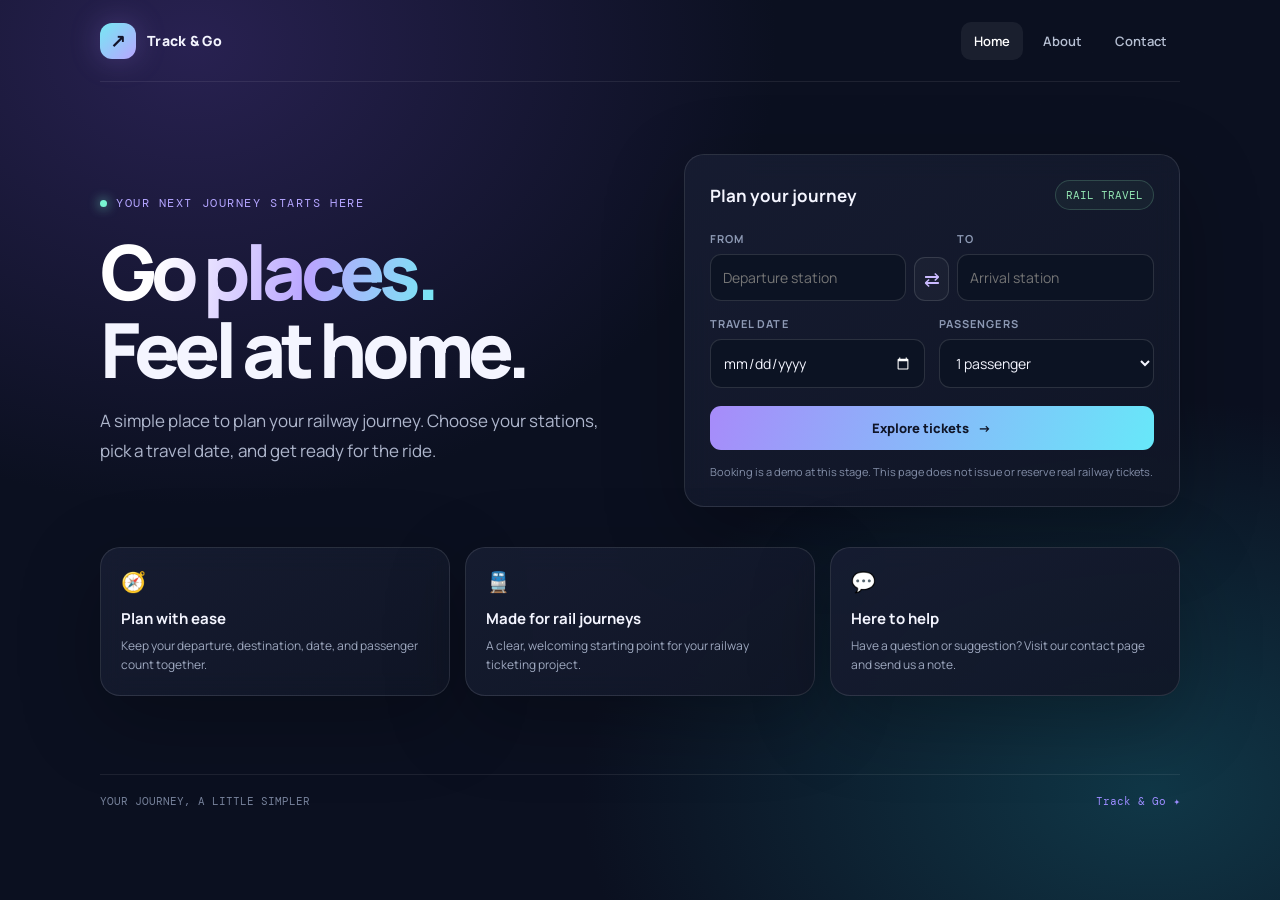
<file: html/index.html>
<!doctype html>
<html lang="en"><head><meta charset="utf-8"><meta name="viewport" content="width=device-width, initial-scale=1"><meta name="theme-color" content="#0b1020"><meta name="description" content="A friendly demo for planning railway journeys and exploring ticket booking."><title>Track &amp; Go — Railway tickets, made simpler</title><link rel="stylesheet" href="site.css"></head>
<body><div class="wrap"><header><a class="brand" href="index.html"><span class="brand-icon">↗</span><span>Track &amp; Go</span></a><nav class="nav" aria-label="Main navigation"><a href="index.html" aria-current="page">Home</a><a href="about.html">About</a><a href="contact.html">Contact</a></nav></header>
<main><section class="hero-grid"><div class="hero-copy"><div class="eyebrow"><span class="dot"></span> Your next journey starts here</div><h1><span class="gradient">Go places.</span><br>Feel at home.</h1><p class="intro">A simple place to plan your railway journey. Choose your stations, pick a travel date, and get ready for the ride.</p></div>
<form class="card journey" action="contact.html"><div class="journey-head"><strong>Plan your journey</strong><span>RAIL TRAVEL</span></div><div class="route"><div class="field"><label for="from">From</label><input id="from" name="from" placeholder="Departure station" required></div><button class="swap" type="button" aria-label="Swap stations" onclick="const a=document.getElementById('from'),b=document.getElementById('to');[a.value,b.value]=[b.value,a.value]">⇄</button><div class="field"><label for="to">To</label><input id="to" name="to" placeholder="Arrival station" required></div></div><div class="trip-fields"><div class="field"><label for="date">Travel date</label><input type="date" id="date" name="date" required></div><div class="field"><label for="passengers">Passengers</label><select id="passengers" name="passengers"><option>1 passenger</option><option>2 passengers</option><option>3 passengers</option><option>4 passengers</option><option>5 passengers</option><option>6 passengers</option></select></div></div><button class="primary" type="submit">Explore tickets <span aria-hidden="true">→</span></button><p class="fine">Booking is a demo at this stage. This page does not issue or reserve real railway tickets.</p></form></section>
<section class="features" aria-label="What you can do"><article class="card feature"><span class="feature-icon">🧭</span><h2>Plan with ease</h2><p>Keep your departure, destination, date, and passenger count together.</p></article><article class="card feature"><span class="feature-icon">🚆</span><h2>Made for rail journeys</h2><p>A clear, welcoming starting point for your railway ticketing project.</p></article><article class="card feature"><span class="feature-icon">💬</span><h2>Here to help</h2><p>Have a question or suggestion? Visit our contact page and send us a note.</p></article></section></main>
<footer><span>YOUR JOURNEY, A LITTLE SIMPLER</span><span class="footer-mark">Track &amp; Go ✦</span></footer></div></body></html>
</file>
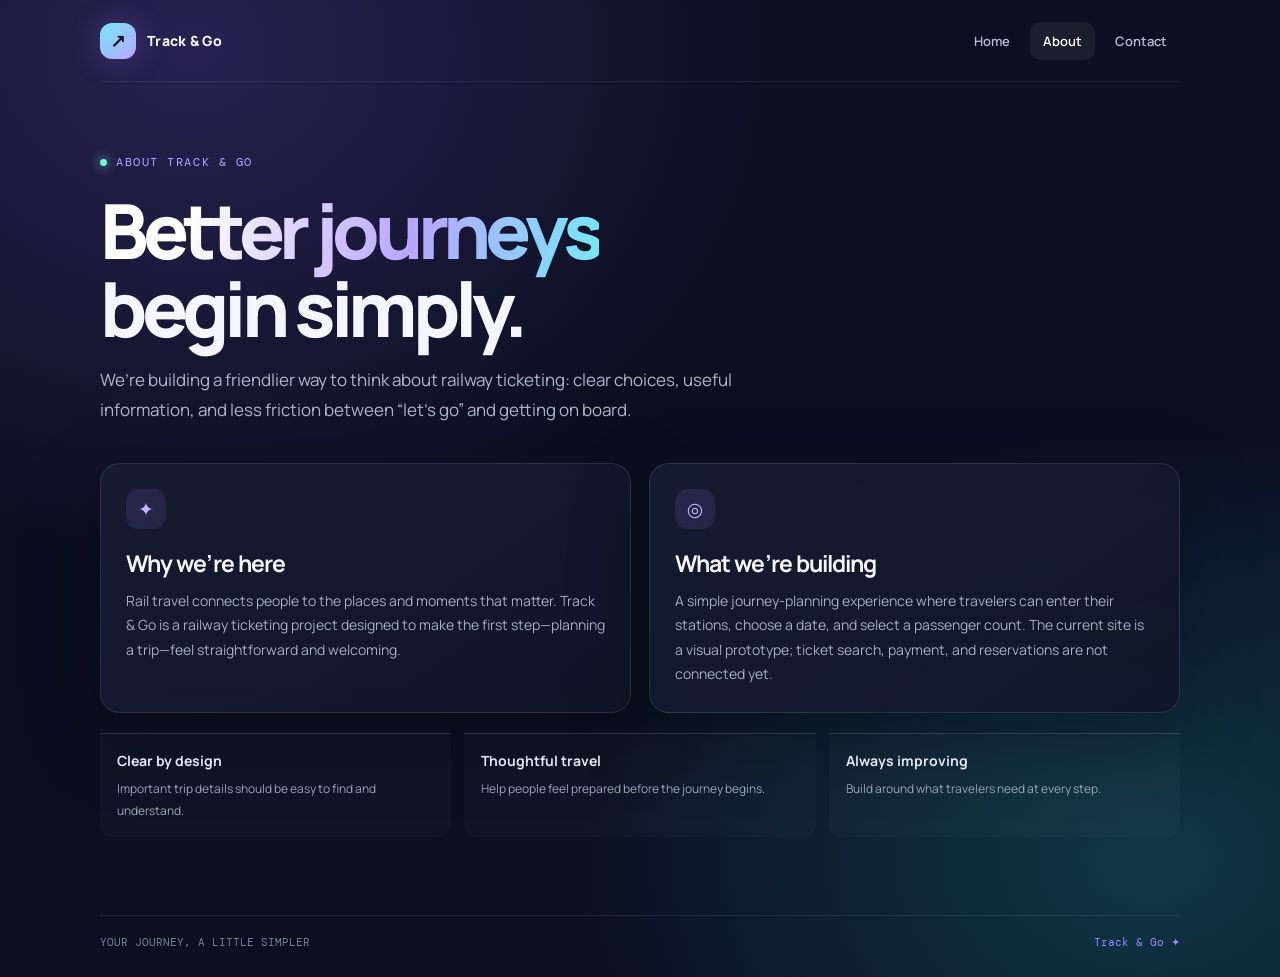
<file: html/about.html>
<!doctype html>
<html lang="en"><head><meta charset="utf-8"><meta name="viewport" content="width=device-width, initial-scale=1"><meta name="theme-color" content="#0b1020"><meta name="description" content="Learn about Track & Go, a railway ticketing project focused on simpler journeys."><title>About — Track &amp; Go</title><link rel="stylesheet" href="site.css"></head>
<body><div class="wrap"><header><a class="brand" href="index.html"><span class="brand-icon">↗</span><span>Track &amp; Go</span></a><nav class="nav" aria-label="Main navigation"><a href="index.html">Home</a><a href="about.html" aria-current="page">About</a><a href="contact.html">Contact</a></nav></header><main><div class="eyebrow"><span class="dot"></span> About Track &amp; Go</div><h1><span class="gradient">Better journeys</span><br>begin simply.</h1><p class="intro">We’re building a friendlier way to think about railway ticketing: clear choices, useful information, and less friction between “let’s go” and getting on board.</p>
<section class="content-grid"><article class="card content-card"><div class="icon-box">✦</div><h2 class="section-title">Why we’re here</h2><p class="section-copy">Rail travel connects people to the places and moments that matter. Track &amp; Go is a railway ticketing project designed to make the first step—planning a trip—feel straightforward and welcoming.</p></article><article class="card content-card"><div class="icon-box">◎</div><h2 class="section-title">What we’re building</h2><p class="section-copy">A simple journey-planning experience where travelers can enter their stations, choose a date, and select a passenger count. The current site is a visual prototype; ticket search, payment, and reservations are not connected yet.</p></article></section>
<section class="values" aria-label="Our principles"><div class="value"><strong>Clear by design</strong><span>Important trip details should be easy to find and understand.</span></div><div class="value"><strong>Thoughtful travel</strong><span>Help people feel prepared before the journey begins.</span></div><div class="value"><strong>Always improving</strong><span>Build around what travelers need at every step.</span></div></section></main><footer><span>YOUR JOURNEY, A LITTLE SIMPLER</span><span class="footer-mark">Track &amp; Go ✦</span></footer></div></body></html>
</file>
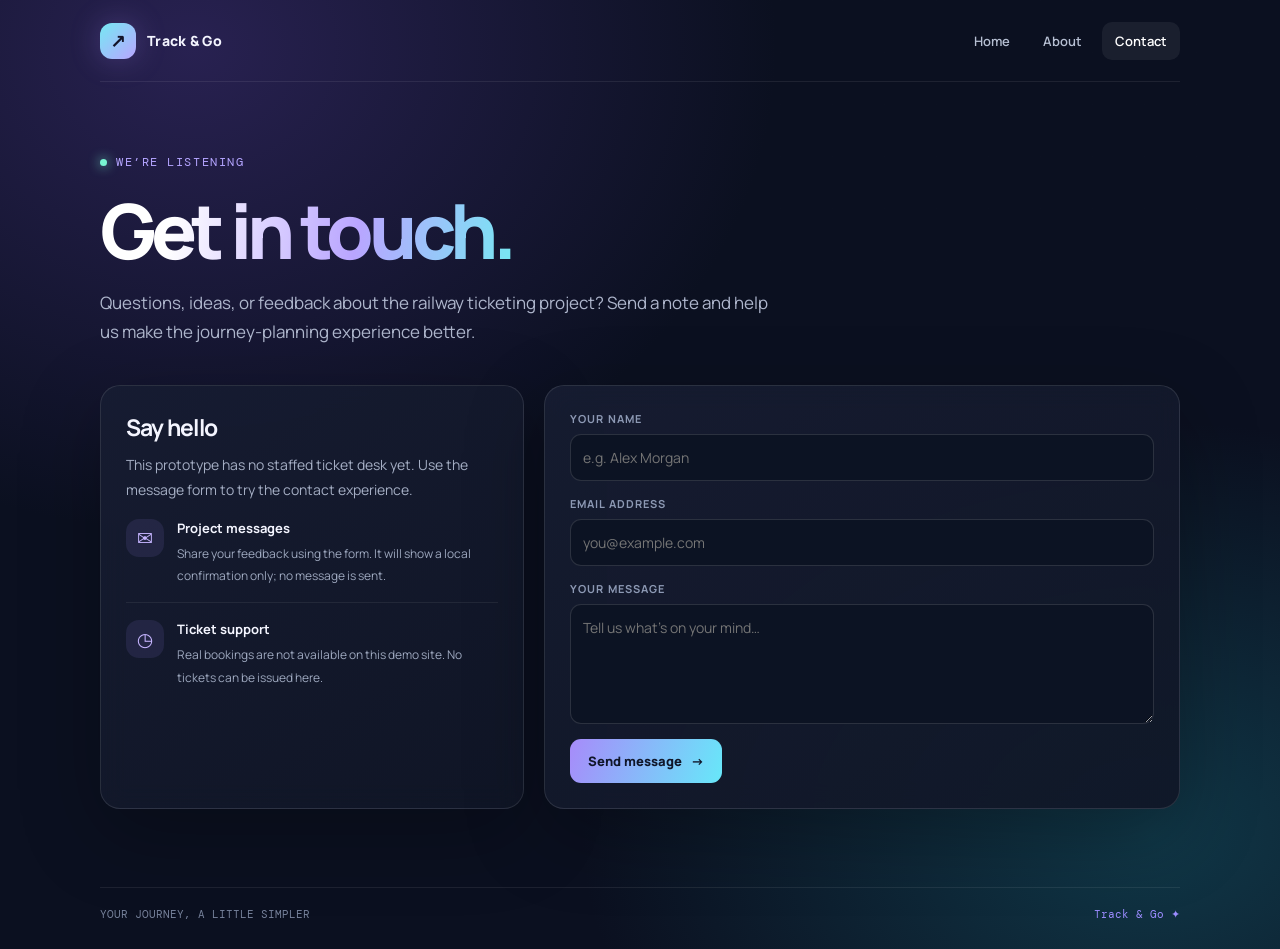
<file: html/contact.html>
<!doctype html>
<html lang="en"><head><meta charset="utf-8"><meta name="viewport" content="width=device-width, initial-scale=1"><meta name="theme-color" content="#0b1020"><meta name="description" content="Contact the Track & Go railway ticketing project team."><title>Contact — Track &amp; Go</title><link rel="stylesheet" href="site.css"></head>
<body><div class="wrap"><header><a class="brand" href="index.html"><span class="brand-icon">↗</span><span>Track &amp; Go</span></a><nav class="nav" aria-label="Main navigation"><a href="index.html">Home</a><a href="about.html">About</a><a href="contact.html" aria-current="page">Contact</a></nav></header><main><div class="eyebrow"><span class="dot"></span> We’re listening</div><h1><span class="gradient">Get in touch.</span></h1><p class="intro">Questions, ideas, or feedback about the railway ticketing project? Send a note and help us make the journey-planning experience better.</p>
<section class="contact-layout"><aside class="card contact-info"><h2 class="section-title">Say hello</h2><p class="section-copy">This prototype has no staffed ticket desk yet. Use the message form to try the contact experience.</p><div class="contact-row"><div class="icon-box">✉</div><div><b>Project messages</b><span>Share your feedback using the form. It will show a local confirmation only; no message is sent.</span></div></div><div class="contact-row"><div class="icon-box">◷</div><div><b>Ticket support</b><span>Real bookings are not available on this demo site. No tickets can be issued here.</span></div></div></aside>
<form class="card contact-form" id="contact-form"><div class="field"><label for="name">Your name</label><input id="name" name="name" autocomplete="name" placeholder="e.g. Alex Morgan" required></div><div class="field"><label for="email">Email address</label><input id="email" name="email" type="email" autocomplete="email" placeholder="you@example.com" required></div><div class="field"><label for="message">Your message</label><textarea id="message" name="message" placeholder="Tell us what’s on your mind…" required></textarea></div><button class="primary" type="submit">Send message <span aria-hidden="true">→</span></button><div class="notice" id="notice" role="status">Thanks! This demo form is working locally, but your message has not been sent.</div></form></section></main><footer><span>YOUR JOURNEY, A LITTLE SIMPLER</span><span class="footer-mark">Track &amp; Go ✦</span></footer></div><script>document.getElementById('contact-form').addEventListener('submit',event=>{event.preventDefault();document.getElementById('notice').classList.add('show');event.currentTarget.reset()})</script></body></html>
</file>
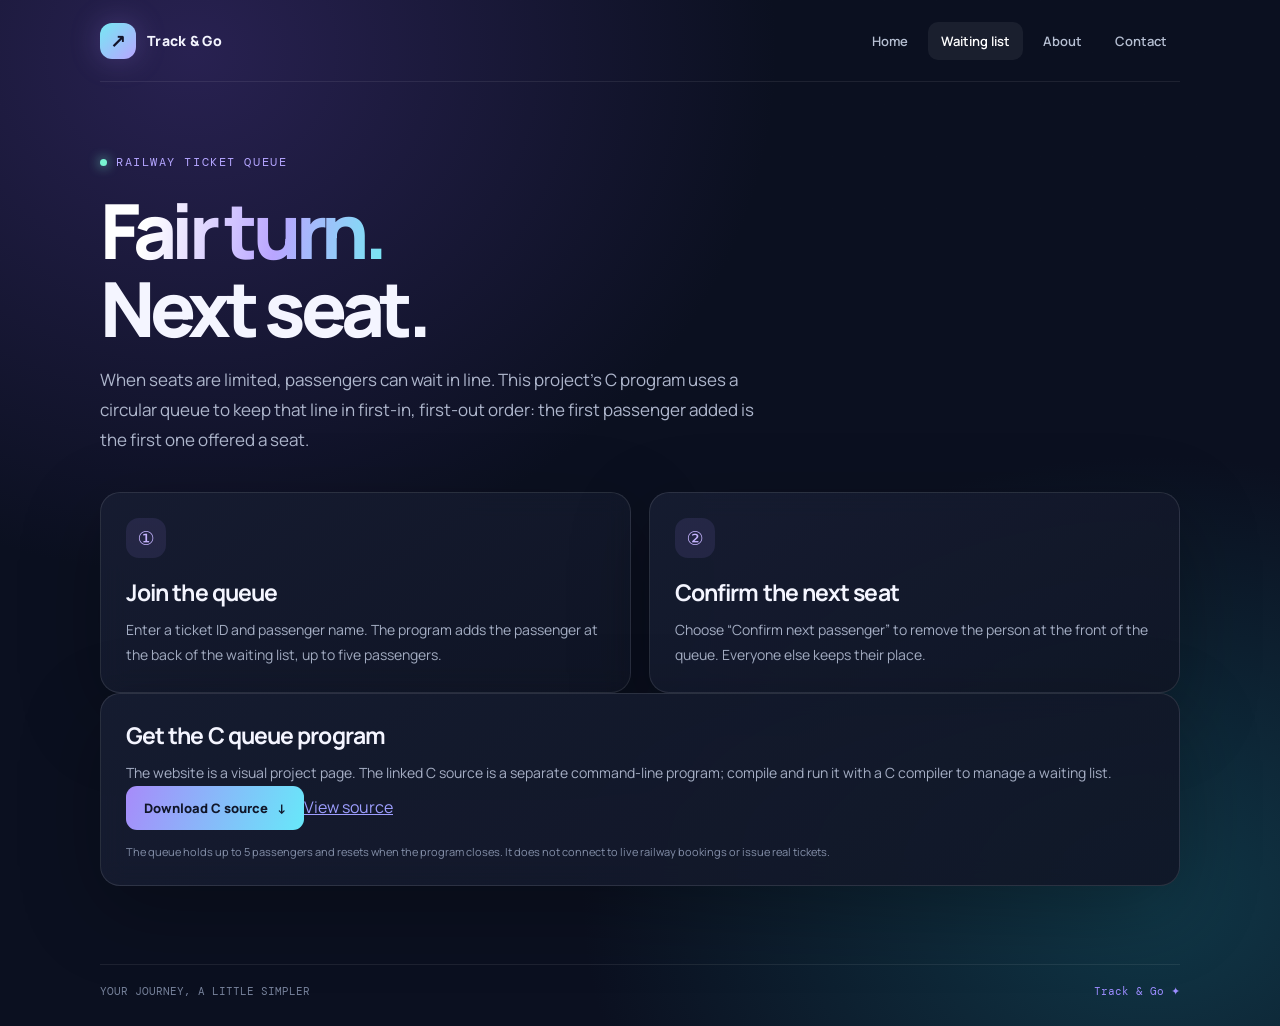
<file: html/waiting-list.html>
<!doctype html>
<html lang="en">
<head>
<meta charset="utf-8">
<meta name="viewport" content="width=device-width, initial-scale=1">
<meta name="theme-color" content="#0b1020">
<meta name="description" content="Explore the Track & Go railway ticket waiting list and its C circular queue program.">
<title>Waiting list — Track &amp; Go</title>
<link rel="stylesheet" href="site.css">
</head>
<body><div class="wrap">
<header><a class="brand" href="index.html"><span class="brand-icon">↗</span><span>Track &amp; Go</span></a><nav class="nav" aria-label="Main navigation"><a href="index.html">Home</a><a href="waiting-list.html" aria-current="page">Waiting list</a><a href="about.html">About</a><a href="contact.html">Contact</a></nav></header>
<main>
<div class="eyebrow"><span class="dot"></span> Railway ticket queue</div>
<h1><span class="gradient">Fair turn.</span><br>Next seat.</h1>
<p class="intro">When seats are limited, passengers can wait in line. This project’s C program uses a circular queue to keep that line in first-in, first-out order: the first passenger added is the first one offered a seat.</p>
<section class="content-grid" aria-label="How the waiting list works">
<article class="card content-card"><div class="icon-box">①</div><h2 class="section-title">Join the queue</h2><p class="section-copy">Enter a ticket ID and passenger name. The program adds the passenger at the back of the waiting list, up to five passengers.</p></article>
<article class="card content-card"><div class="icon-box">②</div><h2 class="section-title">Confirm the next seat</h2><p class="section-copy">Choose “Confirm next passenger” to remove the person at the front of the queue. Everyone else keeps their place.</p></article>
</section>
<section class="card content-card queue-note"><h2 class="section-title">Get the C queue program</h2><p class="section-copy">The website is a visual project page. The linked C source is a separate command-line program; compile and run it with a C compiler to manage a waiting list.</p><div class="queue-actions"><a class="primary" href="../railway_waiting_system.c" download>Download C source <span aria-hidden="true">↓</span></a><a class="text-link" href="../railway_waiting_system.c">View source</a></div><p class="fine">The queue holds up to 5 passengers and resets when the program closes. It does not connect to live railway bookings or issue real tickets.</p></section>
</main>
<footer><span>YOUR JOURNEY, A LITTLE SIMPLER</span><span class="footer-mark">Track &amp; Go ✦</span></footer>
</div></body></html>
</file>
<file: html/site.css>
@import url('https://fonts.googleapis.com/css2?family=DM+Mono:wght@400;500&family=Manrope:wght@400;500;600;700;800&display=swap');
:root{color-scheme:dark;--ink:#f4f5ff;--muted:#aeb6cc;--line:#ffffff1b;--panel:#141b2de8;--violet:#b9a5ff;--cyan:#76e8f3}
*{box-sizing:border-box}body{margin:0;min-height:100vh;color:var(--ink);font-family:Manrope,system-ui,sans-serif;background:radial-gradient(ellipse at 15% 5%,#282151 0,transparent 38%),radial-gradient(ellipse at 90% 88%,#103747 0,transparent 35%),#0b1020}body:before{content:"";position:fixed;inset:0;pointer-events:none;opacity:.18;background-image:linear-gradient(#ffffff08 1px,transparent 1px),linear-gradient(90deg,#ffffff08 1px,transparent 1px);background-size:52px 52px;mask-image:linear-gradient(to bottom,black,transparent 85%)}.wrap{width:min(1080px,calc(100% - 40px));margin:auto;position:relative}
header{min-height:82px;display:flex;align-items:center;justify-content:space-between;border-bottom:1px solid #ffffff14;gap:20px}.brand{display:flex;align-items:center;gap:11px;color:var(--ink);text-decoration:none;font-size:14px;font-weight:800;letter-spacing:.02em}.brand-icon{width:36px;height:36px;border-radius:12px;display:grid;place-items:center;color:#121329;background:linear-gradient(135deg,var(--cyan),var(--violet));font-size:19px;box-shadow:0 0 30px #a78bfa44}.nav{display:flex;align-items:center;gap:7px}.nav a{color:#b6bfd2;text-decoration:none;padding:10px 13px;border-radius:10px;font-size:13px;font-weight:600}.nav a:hover,.nav a[aria-current=page]{background:#ffffff10;color:white}.nav .book{background:linear-gradient(110deg,#a78bfa,#67e8f9);color:#111629}.nav .book:hover{filter:brightness(1.1)}main{padding:72px 0 78px}.eyebrow{display:flex;align-items:center;gap:9px;color:#b4a5ff;font:12px 'DM Mono',monospace;letter-spacing:.13em;text-transform:uppercase}.dot{height:7px;width:7px;border-radius:50%;background:#79f5d2;box-shadow:0 0 12px #79f5d2}h1{font-size:clamp(46px,7vw,76px);line-height:1.02;letter-spacing:-.07em;margin:22px 0 18px;font-weight:800}.gradient{background:linear-gradient(100deg,#fff 18%,#b9a5ff 62%,#76e8f3);-webkit-background-clip:text;background-clip:text;color:transparent}.intro{max-width:670px;color:var(--muted);font-size:17px;line-height:1.75;margin:0}.card{border:1px solid var(--line);border-radius:20px;background:linear-gradient(145deg,#171d32e8,#101626e8);box-shadow:0 24px 80px #0004;backdrop-filter:blur(12px)}.section-title{font-size:23px;letter-spacing:-.04em;margin:0 0 10px}.section-copy{margin:0;color:#a5aec4;font-size:14px;line-height:1.75}footer{border-top:1px solid #ffffff14;padding:19px 0 28px;color:#77829b;font:11px 'DM Mono',monospace;display:flex;justify-content:space-between;gap:20px}.footer-mark{color:#9c8cff}code{font-family:'DM Mono',monospace;color:#c9bbff}
.hero-grid{display:grid;grid-template-columns:1fr .9fr;gap:32px;align-items:center}.hero-copy{padding:12px 0}.hero-copy .intro{max-width:520px}.journey{padding:25px}.journey-head{display:flex;justify-content:space-between;align-items:center;margin-bottom:21px}.journey-head strong{font-size:17px}.journey-head span{font:11px 'DM Mono',monospace;color:#92e6b3;border:1px solid #92e6b333;background:#92e6b30d;border-radius:99px;padding:7px 10px}.route{display:grid;grid-template-columns:1fr 35px 1fr;align-items:end;gap:8px}.field{display:grid;gap:8px}.field label{color:#8d99b4;font-size:11px;font-weight:700;letter-spacing:.1em;text-transform:uppercase}.field input,.field select,.field textarea{width:100%;border:1px solid #ffffff20;border-radius:11px;background:#0c1323;color:#f4f5ff;padding:13px 12px;font:14px Manrope,system-ui,sans-serif;outline:none}.field input:focus,.field select:focus,.field textarea:focus{border-color:#a78bfa;box-shadow:0 0 0 3px #a78bfa20}.swap{align-self:end;height:44px;border:1px solid #ffffff20;border-radius:11px;background:#ffffff08;color:#cabaff;font-size:19px}.trip-fields{display:grid;grid-template-columns:1fr 1fr;gap:14px;margin-top:15px}.primary{display:inline-flex;align-items:center;justify-content:center;gap:9px;border:0;border-radius:11px;background:linear-gradient(110deg,#a78bfa,#67e8f9);color:#101629;padding:13px 18px;font:800 13px Manrope,sans-serif;text-decoration:none;cursor:pointer}.journey .primary{width:100%;margin-top:18px}.fine{color:#8590aa;font-size:11px;line-height:1.6;margin:13px 0 0}.features{display:grid;grid-template-columns:repeat(3,1fr);gap:15px;margin-top:40px}.feature{padding:20px}.feature-icon{font-size:20px}.feature h2{font-size:15px;margin:13px 0 7px}.feature p{color:#9ea8bf;font-size:12px;line-height:1.65;margin:0}
.content-grid{display:grid;grid-template-columns:1fr 1fr;gap:18px;margin-top:38px}.content-card{padding:25px}.icon-box{width:40px;height:40px;display:grid;place-items:center;border-radius:13px;background:#a78bfa1c;color:#c6b5ff;font-size:19px;margin-bottom:18px}.values{display:grid;grid-template-columns:repeat(3,1fr);gap:13px;margin-top:20px}.value{padding:17px;border-top:1px solid #ffffff24;background:#ffffff06;border-radius:0 0 12px 12px}.value strong{display:block;font-size:14px;margin-bottom:6px}.value span{font-size:12px;color:#9da8c0;line-height:1.6}.contact-layout{display:grid;grid-template-columns:.8fr 1.2fr;gap:20px;margin-top:38px}.contact-info,.contact-form{padding:25px}.contact-row{display:flex;gap:13px;padding:17px 0;border-bottom:1px solid #ffffff12}.contact-row:last-child{border:0}.contact-row b{display:block;font-size:13px;margin-bottom:4px}.contact-row span{color:#9ea8bf;font-size:12px;line-height:1.6}.contact-row .icon-box{flex:0 0 38px;width:38px;height:38px;margin:0}.contact-form{display:grid;gap:15px}.contact-form .field textarea{min-height:120px;resize:vertical}.contact-form .primary{justify-self:start}.notice{display:none;border:1px solid #92e6b344;background:#92e6b30d;color:#aaf2d0;padding:12px;border-radius:10px;font-size:12px}.notice.show{display:block}
@media(max-width:760px){header{min-height:72px;flex-wrap:wrap;padding:12px 0}.nav{gap:0}.nav a{padding:9px;font-size:12px}.hero-grid,.contact-layout{grid-template-columns:1fr}.hero-copy{padding:8px 0}.features{grid-template-columns:1fr}.feature{display:grid;grid-template-columns:34px 1fr;column-gap:10px}.feature-icon{grid-row:span 2}.feature h2{margin:2px 0 5px}.content-grid{grid-template-columns:1fr}.values{grid-template-columns:1fr}.journey{padding:20px}main{padding:52px 0 58px}}@media(max-width:480px){.wrap{width:calc(100% - 28px)}.brand{font-size:12px}.brand-icon{width:31px;height:31px}.nav a{font-size:11px;padding:8px}.route{grid-template-columns:1fr 30px 1fr}.field input,.field select{padding:12px 9px;font-size:12px}footer{font-size:9px}}
</file>
